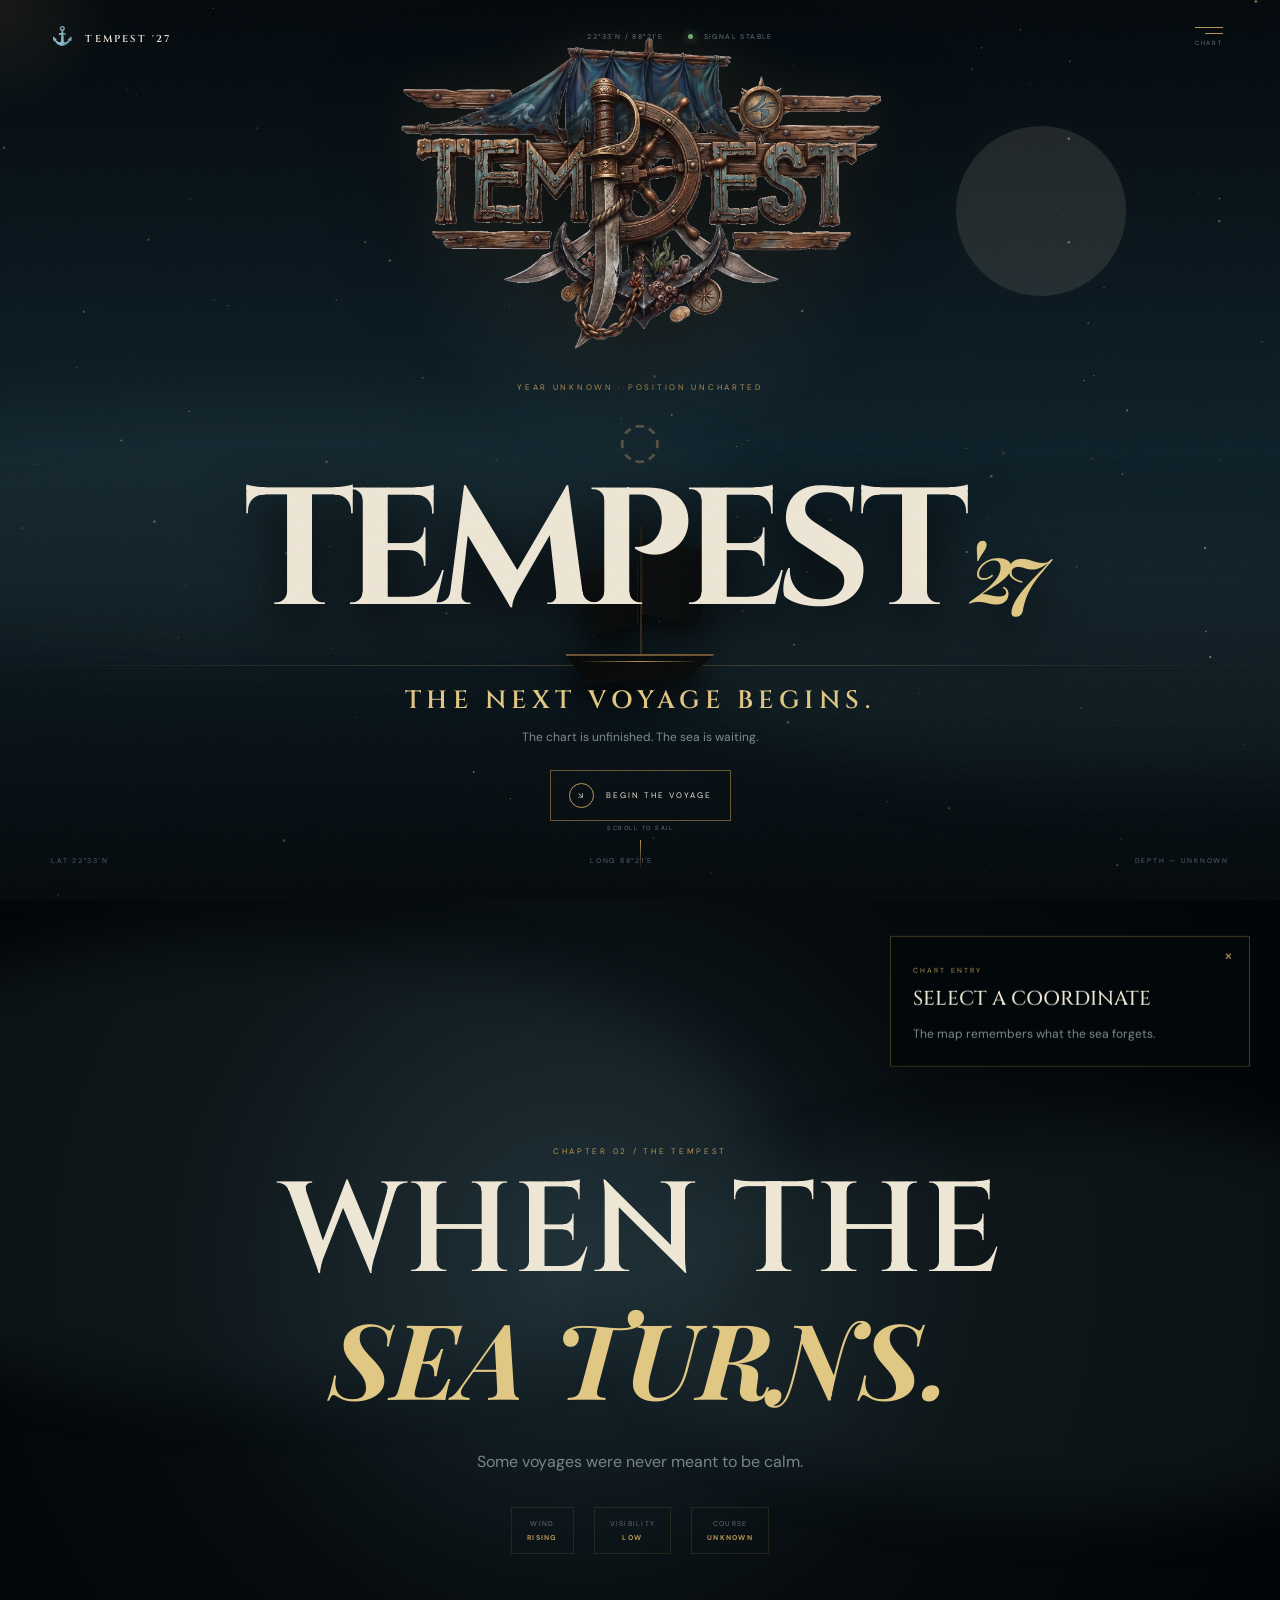
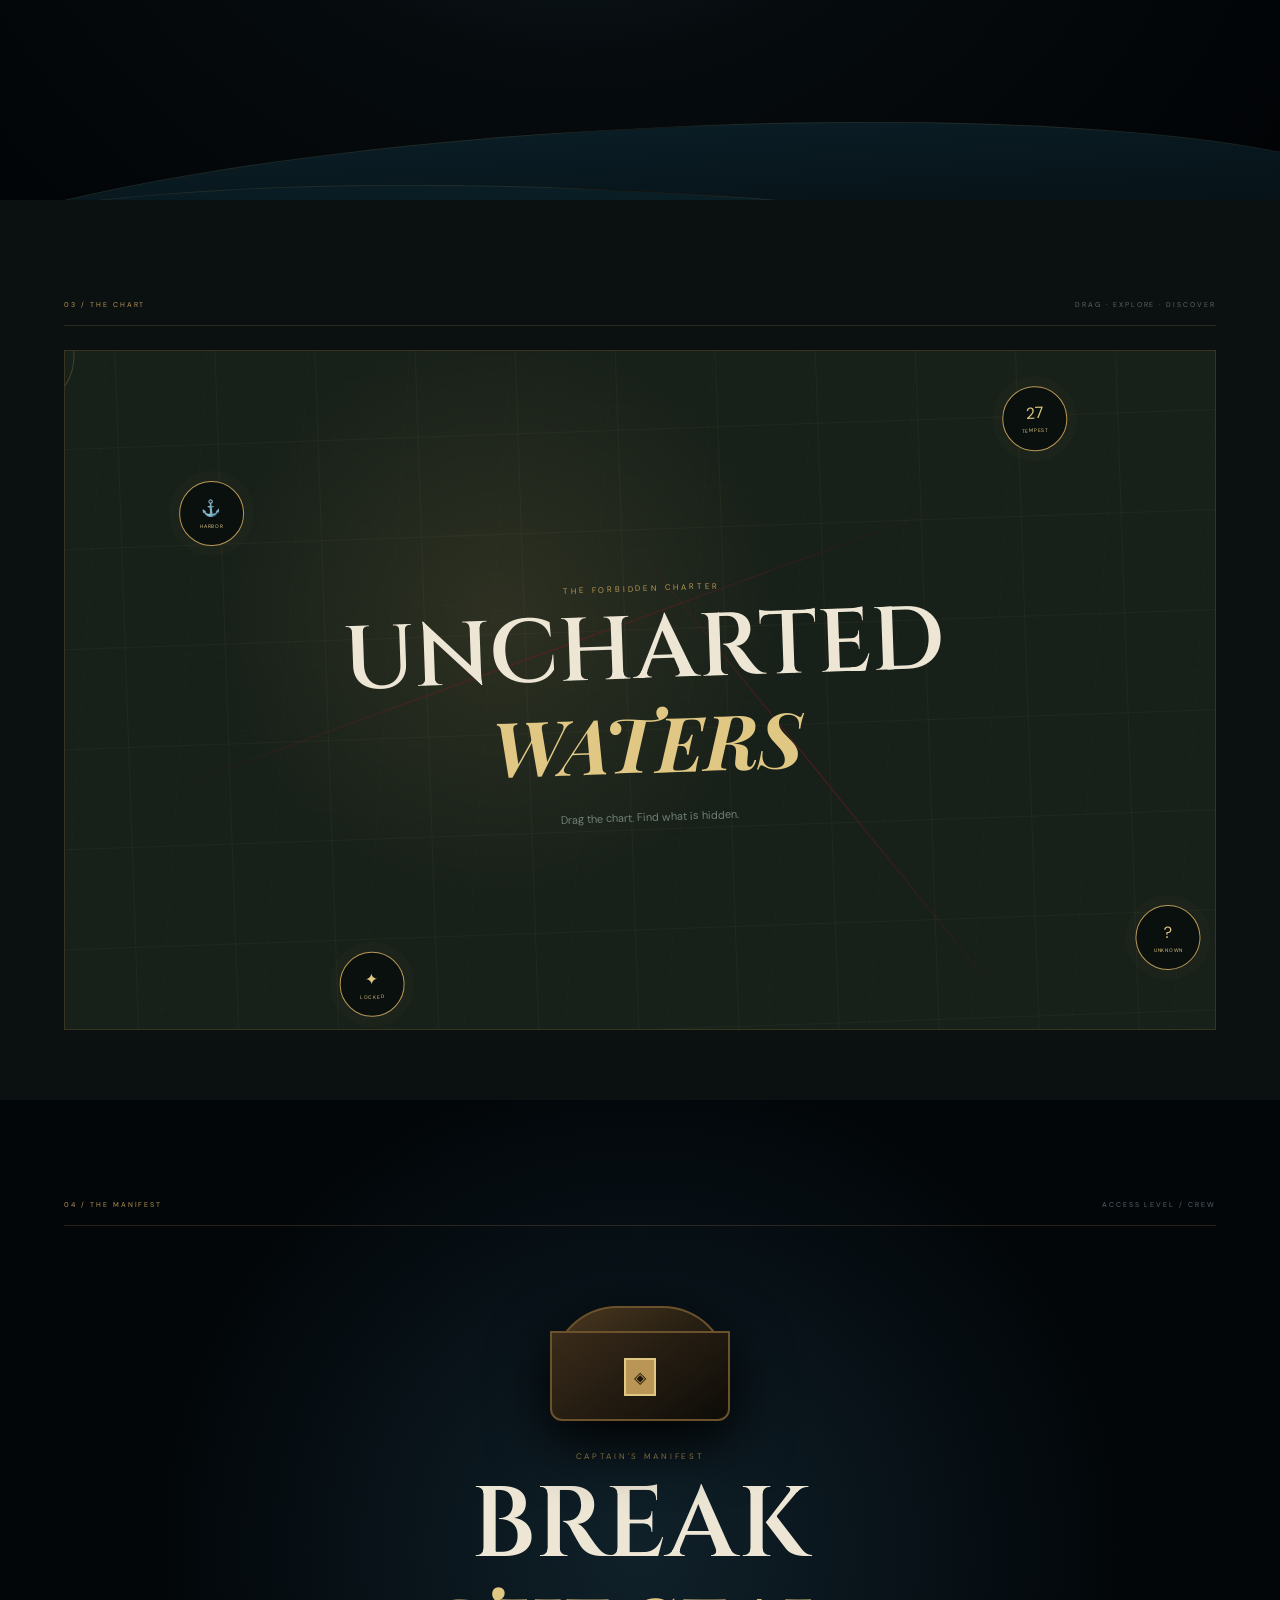
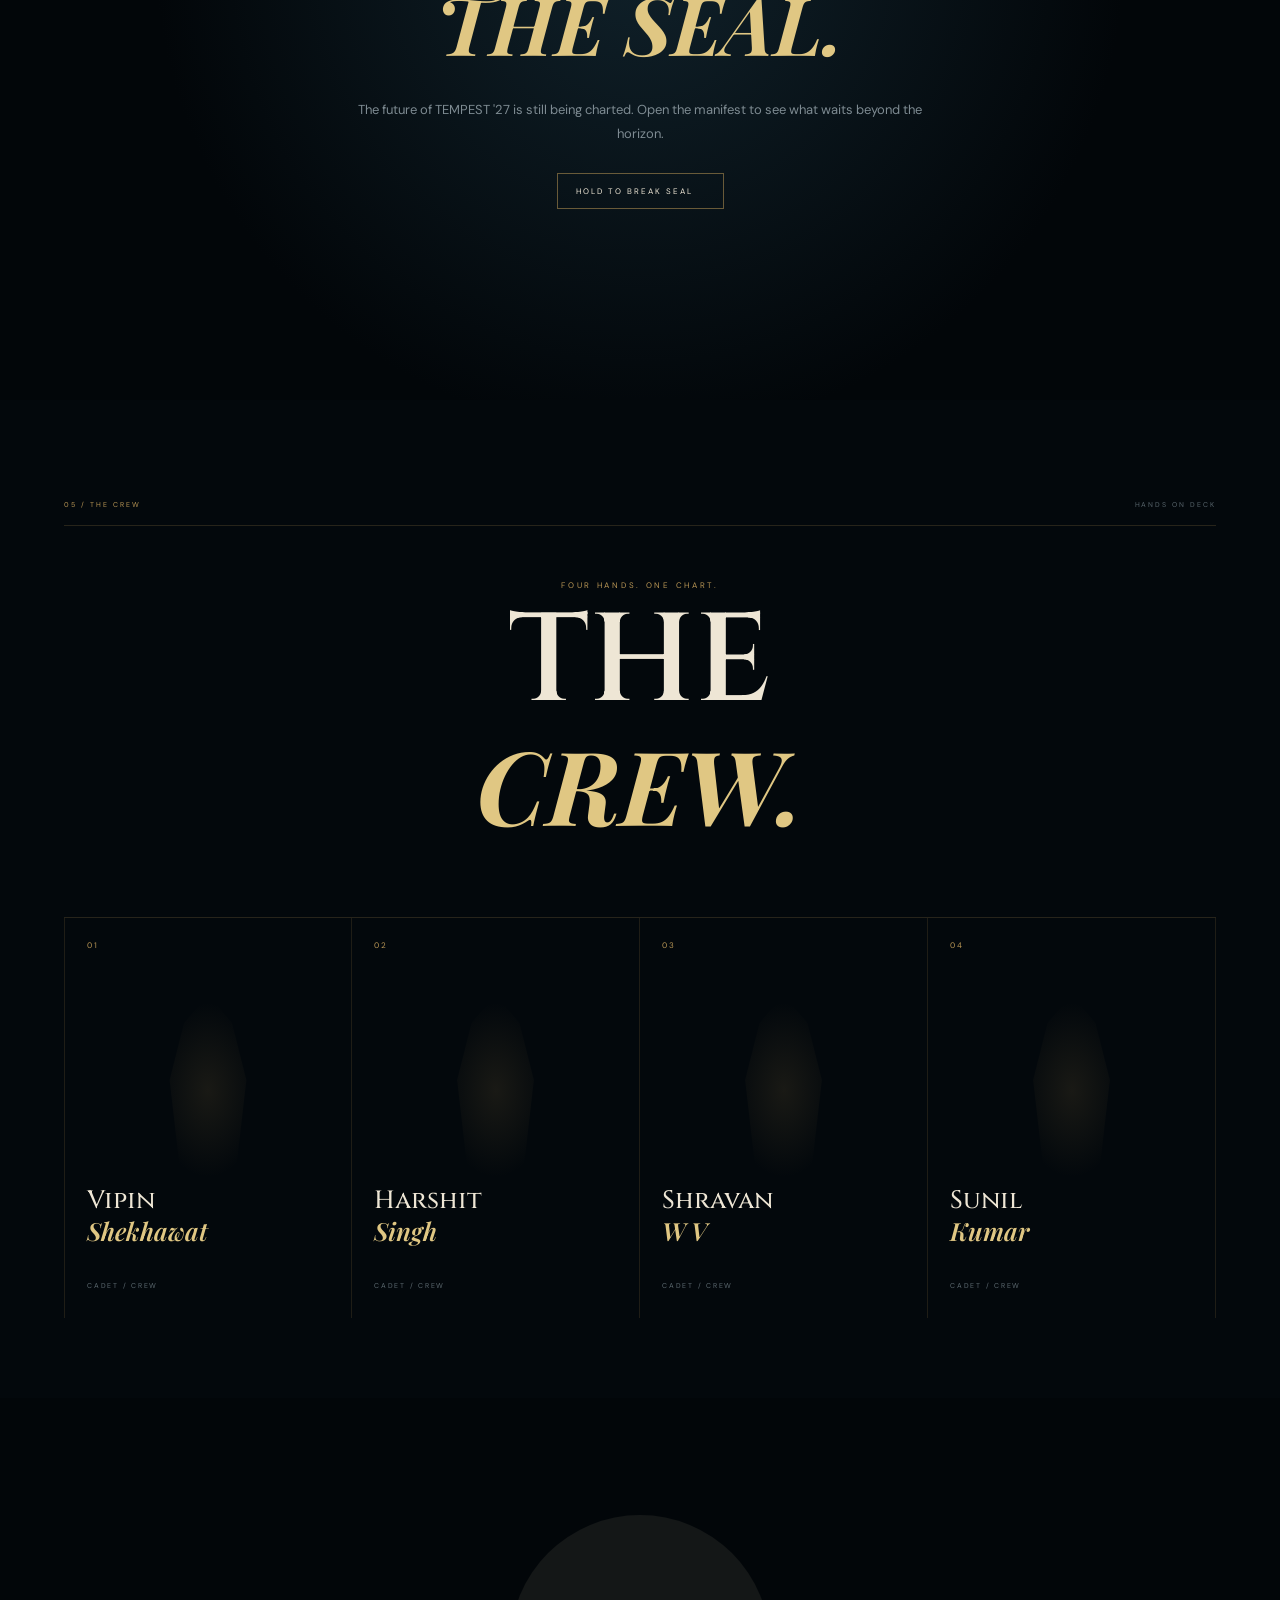
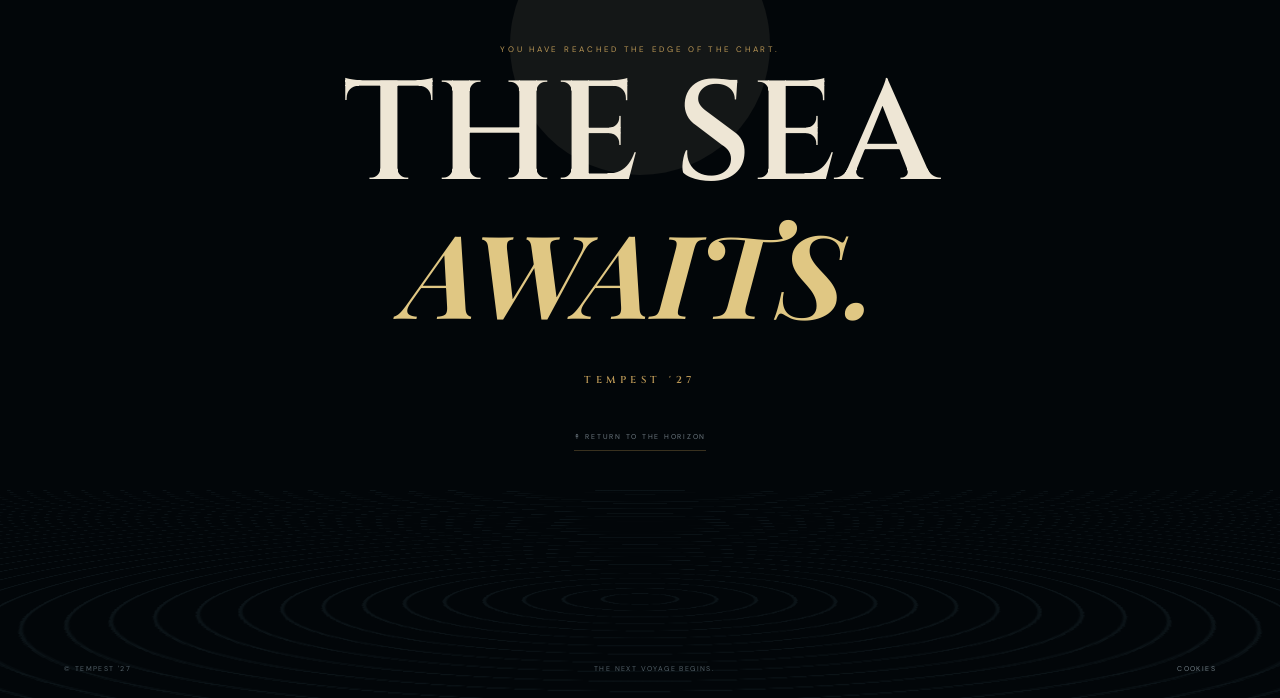
<file: index.html>
<!doctype html>
<html lang="en">
<head>
<meta charset="utf-8">
<meta name="viewport" content="width=device-width,initial-scale=1,viewport-fit=cover">
<meta name="theme-color" content="#020609">
<meta name="description" content="TEMPEST '27 — The Forbidden Charter. An interactive voyage.">
<title>TEMPEST '27 — The Forbidden Charter</title>
<link rel="preconnect" href="https://fonts.googleapis.com">
<link rel="preconnect" href="https://fonts.gstatic.com" crossorigin>
<link href="https://fonts.googleapis.com/css2?family=Cinzel:wght@500;600;700;800;900&family=DM+Sans:wght@400;500;600;700&family=Playfair+Display:ital,wght@600;700&display=swap" rel="stylesheet">
<link rel="stylesheet" href="style.css">
<link rel="preload" as="image" href="tempest-logo.png">
</head>
<body>
<div id="loader" class="loader">
  <div class="loader-top">TEMPEST NAVIGATION SYSTEM</div>
  <div class="loader-logo"><img src="tempest-logo.png" alt="TEMPEST 27" onerror="this.style.display='none'; this.parentElement.classList.add('logo-failed');"></div>
  <div class="loader-core"><span></span></div>
  <div class="loader-readout">
    <span>VESSEL <b>TEMPEST</b></span>
    <span>CHART <b>CLASSIFIED</b></span>
    <span>CREW <b>04</b></span>
    <span>STATUS <b>AT SEA</b></span>
  </div>
  <div class="loader-progress"><i></i></div>
  <small>INITIALISING VOYAGE</small>
</div>

<div class="cursor-glow"></div>
<div class="grain"></div>
<div class="scanlines"></div>
<canvas id="stars"></canvas>

<header class="topbar">
  <a class="brand" href="#sea"><span>⚓</span>TEMPEST '27</a>
  <div class="hud">
    <span id="hudCoord">22°33'N / 88°21'E</span>
    <span class="status"><i></i> SIGNAL STABLE</span>
  </div>
  <button class="menu-trigger" id="menuTrigger"><span></span><span></span><small>CHART</small></button>
</header>

<aside class="nav-drawer" id="navDrawer">
  <button class="drawer-close" id="drawerClose">CLOSE ×</button>
  <div class="drawer-watermark">27</div>
  <p class="eyebrow">THE FORBIDDEN CHARTER</p>
  <nav>
    <a href="#sea">01 <b>THE BLACK SEA</b></a>
    <a href="#tempest">02 <b>THE TEMPEST</b></a>
    <a href="#map">03 <b>THE CHART</b></a>
    <a href="#manifest">04 <b>THE MANIFEST</b></a>
    <a href="#crew">05 <b>THE CREW</b></a>
  </nav>
  <div class="drawer-foot">NO COORDINATES. NO LIMITS.</div>
</aside>

<main>
<section class="sea scene" id="sea">
  <div class="sky"></div>
  <div class="moon"></div>
  <div class="stars"></div>
  <div class="fog fog-a"></div><div class="fog fog-b"></div>
  <div class="horizon"></div>
  <div class="ship" aria-hidden="true">
    <div class="mast"></div><div class="sail sail-a"></div><div class="sail sail-b"></div>
    <div class="hull"></div>
  </div>
  <div class="sea-copy">
    <img class="hero-logo" src="tempest-logo.png" alt="TEMPEST 27">
    <p class="eyebrow reveal">YEAR UNKNOWN · POSITION UNCHARTED</p>
    <div class="sonar">◌</div>
    <h1><span>TEMPEST</span><em>'27</em></h1>
    <div class="title-rule"></div>
    <p class="lead">THE NEXT VOYAGE BEGINS.</p>
    <p class="sub">The chart is unfinished. The sea is waiting.</p>
    <a href="#tempest" class="voyage-btn magnetic"><i>↘</i><span>BEGIN THE VOYAGE</span></a>
  </div>
  <div class="sea-hud"><span>LAT 22°33'N</span><span>LONG 88°21'E</span><span>DEPTH — UNKNOWN</span></div>
  <div class="scroll-cue">SCROLL TO SAIL <i></i></div>
</section>

<section class="storm scene" id="tempest">
  <div class="storm-sky"></div>
  <div class="lightning"></div>
  <div class="storm-cloud cloud-1"></div><div class="storm-cloud cloud-2"></div>
  <div class="storm-copy">
    <p class="eyebrow">CHAPTER 02 / THE TEMPEST</p>
    <h2>WHEN THE<br><em>SEA TURNS.</em></h2>
    <p>Some voyages were never meant to be calm.</p>
    <div class="storm-readout">
      <span>WIND <b>RISING</b></span><span>VISIBILITY <b>LOW</b></span><span>COURSE <b>UNKNOWN</b></span>
    </div>
  </div>
  <div class="wave wave-1"></div><div class="wave wave-2"></div><div class="wave wave-3"></div>
</section>

<section class="chart scene" id="map">
  <div class="section-bar"><span>03 / THE CHART</span><span>DRAG · EXPLORE · DISCOVER</span></div>
  <div class="map-stage" id="mapStage">
    <div class="map-paper">
      <div class="map-grid"></div>
      <div class="compass"><b>N</b><span>✦</span><b>S</b></div>
      <div class="route route1"></div><div class="route route2"></div>
      <button class="map-pin pin-harbor" data-title="THE HARBOR" data-copy="Where every voyage gets its first name.">⚓<small>HARBOR</small></button>
      <button class="map-pin pin-tempest" data-title="THE TEMPEST" data-copy="A destination marked before it was named.">27<small>TEMPEST</small></button>
      <button class="map-pin pin-unknown" data-title="UNKNOWN WATERS" data-copy="There are things on the chart that are not ready to be revealed.">?<small>UNKNOWN</small></button>
      <button class="map-pin pin-dest" data-title="DESTINATION" data-copy="Coordinates locked. The rest of the story is still being written.">✦<small>LOCKED</small></button>
      <div class="map-center">
        <p>THE FORBIDDEN CHARTER</p><h2>UNCHARTED<br><em>WATERS</em></h2><span>Drag the chart. Find what is hidden.</span>
      </div>
      <div class="map-stamp">CLASSIFIED<br><b>27</b></div>
    </div>
  </div>
  <div class="map-info" id="mapInfo"><button id="mapInfoClose">×</button><p>CHART ENTRY</p><h3 id="infoTitle">SELECT A COORDINATE</h3><span id="infoCopy">The map remembers what the sea forgets.</span></div>
</section>

<section class="manifest scene" id="manifest">
  <div class="section-bar"><span>04 / THE MANIFEST</span><span>ACCESS LEVEL / CREW</span></div>
  <div class="chest-wrap">
    <div class="chest" id="chest">
      <div class="chest-lid"></div><div class="chest-body"></div><div class="lock" id="lock">◈</div>
      <div class="chest-glow"></div>
    </div>
    <div class="manifest-copy" id="manifestCopy">
      <p class="eyebrow">CAPTAIN'S MANIFEST</p>
      <h2>BREAK<br><em>THE SEAL.</em></h2>
      <p>The future of TEMPEST '27 is still being charted. Open the manifest to see what waits beyond the horizon.</p>
      <button class="seal-btn magnetic" id="sealBtn"><span>HOLD TO BREAK SEAL</span><i></i></button>
    </div>
  </div>
  <div class="manifest-reveal" id="manifestReveal">
    <div class="reveal-line"></div>
    <p class="eyebrow">MANIFEST UNSEALED</p>
    <div class="manifest-grid">
      <a href="#crew"><span>01</span><b>THE CREW</b><small>Meet the hands on deck.</small></a>
      <a href="#manifest"><span>02</span><b>EVENTS</b><small>To be revealed.</small></a>
      <a href="#manifest"><span>03</span><b>SCHEDULE</b><small>Coordinates locked.</small></a>
      <a href="#manifest"><span>04</span><b>GALLERY</b><small>Memories to come.</small></a>
    </div>
  </div>
</section>

<section class="crew scene" id="crew">
  <div class="section-bar"><span>05 / THE CREW</span><span>HANDS ON DECK</span></div>
  <div class="crew-heading"><p class="eyebrow">FOUR HANDS. ONE CHART.</p><h2>THE<br><em>CREW.</em></h2></div>
  <div class="crew-grid">
    <article><div class="crew-num">01</div><div class="crew-light"></div><h3>Vipin<br><em>Shekhawat</em></h3><small>CADET / CREW</small></article>
    <article><div class="crew-num">02</div><div class="crew-light"></div><h3>Harshit<br><em>Singh</em></h3><small>CADET / CREW</small></article>
    <article><div class="crew-num">03</div><div class="crew-light"></div><h3>Shravan<br><em>W V</em></h3><small>CADET / CREW</small></article>
    <article><div class="crew-num">04</div><div class="crew-light"></div><h3>Sunil<br><em>Kumar</em></h3><small>CADET / CREW</small></article>
  </div>
</section>

<section class="final scene">
  <div class="final-ocean"></div>
  <div class="final-moon"></div>
  <div class="final-copy">
    <p class="eyebrow">YOU HAVE REACHED THE EDGE OF THE CHART.</p>
    <h2>THE SEA<br><em>AWAITS.</em></h2>
    <p>TEMPEST '27</p>
    <a href="#sea" class="back-btn">↟ RETURN TO THE HORIZON</a>
  </div>
  <footer><span>© TEMPEST '27</span><span>THE NEXT VOYAGE BEGINS.</span><a href="cookies.html">COOKIES</a></footer>
</section>
</main>
<script src="script.js"></script>
</body>
</html>
</file>
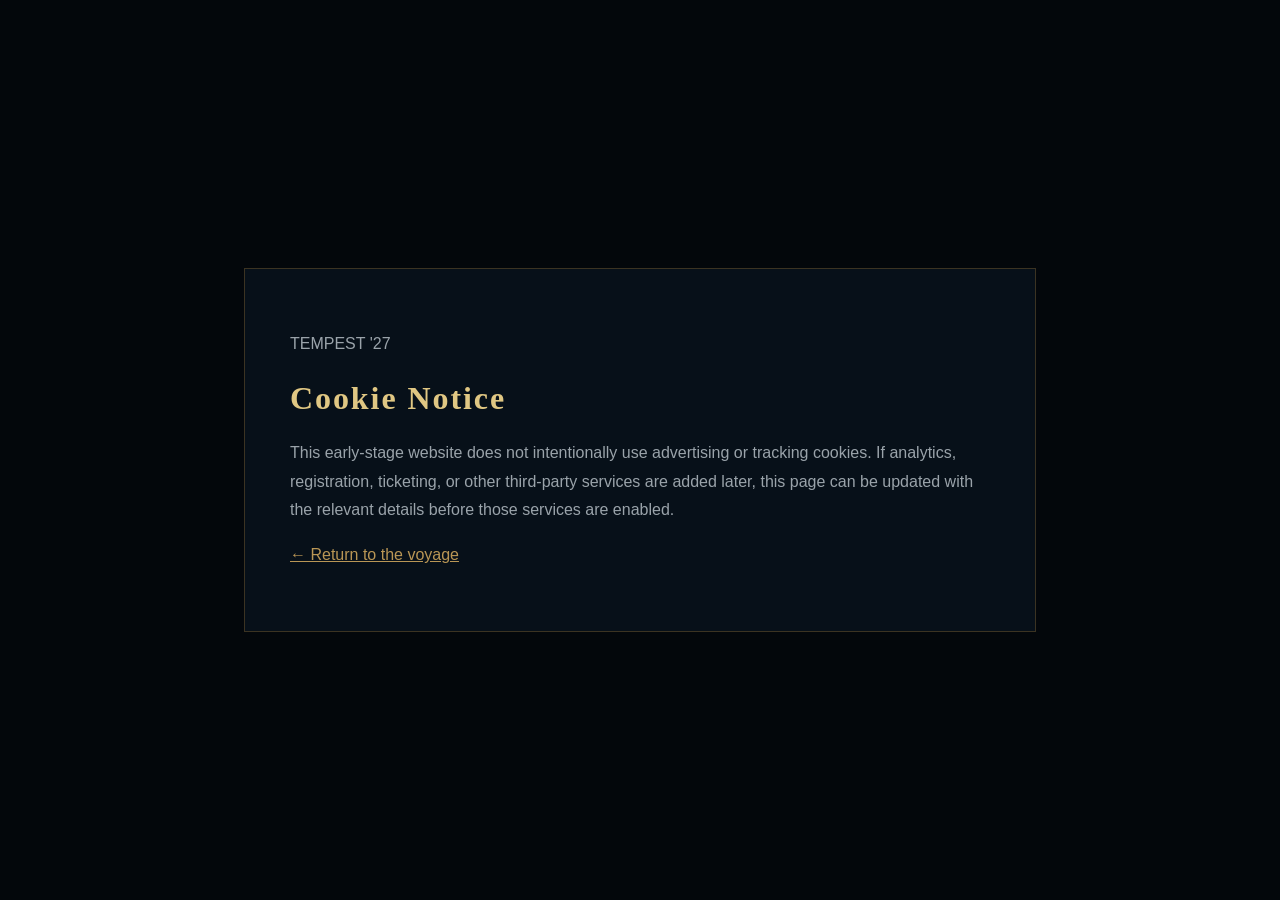
<file: cookies.html>
<!doctype html>
<html lang="en">
<head><meta charset="utf-8"><meta name="viewport" content="width=device-width,initial-scale=1"><title>TEMPEST '27 — Cookies</title>
<style>
body{margin:0;background:#03070b;color:#eee5d5;font-family:Arial,sans-serif;display:grid;place-items:center;min-height:100vh;padding:30px;box-sizing:border-box}
main{max-width:700px;border:1px solid #3b3322;padding:45px;background:#071019}h1{font-family:Georgia,serif;color:#e0c783;letter-spacing:.06em}p{color:#9aa3aa;line-height:1.8}a{color:#b99655}
</style></head>
<body><main><p>TEMPEST '27</p><h1>Cookie Notice</h1><p>This early-stage website does not intentionally use advertising or tracking cookies. If analytics, registration, ticketing, or other third-party services are added later, this page can be updated with the relevant details before those services are enabled.</p><p><a href="index.html">← Return to the voyage</a></p></main></body>
</html>
</file>
<file: style.css>
*{box-sizing:border-box}html{scroll-behavior:smooth}body{margin:0;background:#020609;color:#eee6d5;font-family:"DM Sans",sans-serif;overflow-x:hidden}a{color:inherit;text-decoration:none}button{font:inherit}::selection{background:#b99655;color:#020609}
:root{--black:#020609;--navy:#07151d;--navy2:#0b2029;--gold:#b99655;--gold2:#e0c783;--cream:#eee6d5;--muted:#74818a;--crimson:#7d1723;--red:#b92332}
.loader-logo{width:min(420px,82vw);height:min(260px,30vh);margin:0 auto -8px;position:relative;z-index:12;display:grid;place-items:center;animation:logoFloat 3s ease-in-out infinite}.loader-logo img{width:100%;height:100%;object-fit:contain;display:block;opacity:1;visibility:visible;filter:drop-shadow(0 0 24px rgba(185,150,85,.22)) drop-shadow(0 14px 35px rgba(0,0,0,.7))}.loader{position:fixed;inset:0;background:#010406;z-index:1000;display:grid;place-content:center;text-align:center;transition:opacity 1s,visibility 1s}.loaded .loader{opacity:0;visibility:hidden;pointer-events:none}.loader-top{font:8px "DM Sans";letter-spacing:.4em;color:#76828a}.loader-core{width:100px;height:100px;border:1px solid rgba(185,150,85,.3);border-radius:50%;margin:30px auto;display:grid;place-items:center;position:relative}.loader-core:before,.loader-core:after{content:"";position:absolute;background:var(--gold);opacity:.4}.loader-core:before{height:1px;width:130px}.loader-core:after{width:1px;height:130px}.loader-core span{width:8px;height:8px;border-radius:50%;background:var(--gold);box-shadow:0 0 30px var(--gold);animation:pulse 1.4s infinite}.loader-readout{display:grid;grid-template-columns:repeat(4,1fr);gap:18px;font-size:7px;letter-spacing:.2em;color:#52616a}.loader-readout b{display:block;color:var(--gold2);margin-top:8px;font-weight:500}.loader-progress{width:280px;height:1px;background:#15232a;margin:30px auto 10px;overflow:hidden}.loader-progress i{display:block;width:40%;height:100%;background:var(--gold);animation:loading 1.5s infinite}.loader small{font-size:7px;letter-spacing:.28em;color:#65717a}
.grain{position:fixed;inset:0;z-index:90;pointer-events:none;opacity:.045;background-image:url("data:image/svg+xml,%3Csvg xmlns='http://www.w3.org/2000/svg' width='150' height='150'%3E%3Cfilter id='x'%3E%3CfeTurbulence type='fractalNoise' baseFrequency='.8' numOctaves='3' stitchTiles='stitch'/%3E%3C/filter%3E%3Crect width='100%25' height='100%25' filter='url(%23x)'/%3E%3C/svg%3E")}.scanlines{position:fixed;inset:0;z-index:89;pointer-events:none;opacity:.04;background:repeating-linear-gradient(0deg,transparent 0 3px,#d9c89d 4px);mix-blend-mode:overlay}#stars{position:fixed;inset:0;z-index:2;pointer-events:none}.cursor-glow{position:fixed;z-index:95;width:250px;height:250px;border-radius:50%;pointer-events:none;background:radial-gradient(circle,rgba(185,150,85,.11),transparent 65%);transform:translate(-50%,-50%);mix-blend-mode:screen}
.topbar{position:fixed;z-index:80;top:0;left:0;right:0;padding:24px 4vw;display:flex;align-items:center;justify-content:space-between}.brand{font:600 10px "Cinzel";letter-spacing:.22em}.brand span{color:var(--gold);font-size:18px;margin-right:10px}.hud{display:flex;gap:25px;color:#66747c;font-size:7px;letter-spacing:.2em}.status i{display:inline-block;width:5px;height:5px;border-radius:50%;background:#76a66e;box-shadow:0 0 9px #76a66e;margin-right:7px}.menu-trigger{background:none;border:0;color:var(--cream);display:grid;justify-items:end;gap:5px;cursor:pointer}.menu-trigger span{width:28px;height:1px;background:var(--gold)}.menu-trigger span:nth-child(2){width:18px}.menu-trigger small{font-size:6px;letter-spacing:.3em;color:#69757c}
.nav-drawer{position:fixed;inset:0;z-index:200;background:radial-gradient(circle at 70% 40%,#142b34,#020609 65%);transform:translateY(-105%);transition:transform .8s cubic-bezier(.7,0,.2,1);padding:12vh 9vw;display:flex;flex-direction:column;justify-content:center}.nav-drawer.open{transform:none}.drawer-close{position:absolute;right:5vw;top:28px;background:none;border:0;color:var(--gold);font-size:9px;letter-spacing:.25em}.drawer-watermark{position:absolute;right:0;bottom:-12vw;font:900 55vw "Cinzel";color:rgba(185,150,85,.025)}.nav-drawer nav{display:grid;gap:20px;position:relative;z-index:2}.nav-drawer nav a{font:500 clamp(35px,6vw,78px) "Cinzel";color:#617079;transition:.3s}.nav-drawer nav a:hover{color:var(--cream);transform:translateX(15px)}.nav-drawer nav b{font-weight:500;color:var(--cream)}.eyebrow{font-size:8px;letter-spacing:.34em;color:var(--gold);margin:0}.drawer-foot{position:absolute;bottom:30px;color:#526068;font-size:7px;letter-spacing:.3em}

.scene{min-height:100svh;position:relative;overflow:hidden}.sea{display:grid;place-items:center;background:linear-gradient(#02070b 0%,#0a1820 48%,#020609 100%)}.sky{position:absolute;inset:0;background:radial-gradient(circle at 50% 28%,rgba(120,156,169,.15),transparent 26%),linear-gradient(180deg,#02070b,#0c1e27 50%,#03080b)}.moon{position:absolute;right:12%;top:14%;width:170px;height:170px;border-radius:50%;background:#d7ccb0;opacity:.12;box-shadow:0 0 90px rgba(224,199,131,.12)}.stars{position:absolute;inset:0}.fog{position:absolute;width:80vw;height:20vw;background:rgba(130,160,168,.06);filter:blur(35px);border-radius:50%}.fog-a{top:45%;left:-20%;animation:fog 20s infinite alternate}.fog-b{top:58%;right:-30%;animation:fog 27s infinite alternate-reverse}.horizon{position:absolute;bottom:26%;left:0;right:0;height:1px;background:linear-gradient(90deg,transparent,rgba(185,150,85,.35),transparent);box-shadow:0 0 45px rgba(185,150,85,.18)}
.ship{position:absolute;z-index:4;left:50%;bottom:24%;width:170px;height:150px;transform:translateX(-50%);filter:drop-shadow(0 15px 15px #000);animation:ship 4s ease-in-out infinite}.mast{position:absolute;width:2px;height:140px;background:#342c20;left:50%;bottom:18px}.sail{position:absolute;background:linear-gradient(135deg,#171918,#090c0d);border:1px solid rgba(185,150,85,.15);opacity:.85}.sail-a{width:70px;height:88px;left:51%;top:5px;clip-path:polygon(0 0,100% 15%,80% 100%,0 85%)}.sail-b{width:58px;height:74px;right:51%;top:28px;clip-path:polygon(100% 0,0 15%,20% 100%,100% 85%)}.hull{position:absolute;bottom:0;left:10px;width:150px;height:30px;background:#080a09;clip-path:polygon(0 0,100% 0,83% 75%,15% 100%);border-top:2px solid #6f5732}.hero-logo{display:block;position:relative;z-index:30;width:min(700px,86vw);height:auto;max-height:38vh;object-fit:contain;margin:0 auto 5px;filter:drop-shadow(0 20px 45px rgba(0,0,0,.75)) drop-shadow(0 0 18px rgba(185,150,85,.12));animation:heroLogoFloat 6s ease-in-out infinite}.sea-copy{position:relative;z-index:10;text-align:center;margin-top:-5vh}.sea-copy .sonar{font-size:50px;color:rgba(185,150,85,.4);margin:15px auto;animation:spin 12s linear infinite}.sea-copy h1{font:700 clamp(70px,13vw,170px)/.8 "Cinzel";letter-spacing:-.07em;margin:0;text-shadow:0 20px 50px #000}.sea-copy h1 span{color:var(--cream)}.sea-copy h1 em{font:italic 600 .52em "Playfair Display";color:var(--gold2);margin-left:.06em}.title-rule{height:1px;width:120px;background:linear-gradient(90deg,transparent,var(--gold),transparent);margin:35px auto 22px}.lead{font:600 clamp(15px,2vw,25px) "Cinzel";letter-spacing:.22em;color:var(--gold2);margin:0}.sub{color:#7e8a91;font-size:12px;margin:12px 0 25px}.voyage-btn,.seal-btn{display:inline-flex;align-items:center;gap:12px;background:none;border:1px solid rgba(185,150,85,.55);color:var(--cream);padding:12px 18px;font-size:8px;letter-spacing:.25em;cursor:pointer;transition:.3s}.voyage-btn i{display:grid;place-items:center;width:25px;height:25px;border:1px solid var(--gold);border-radius:50%;font-style:normal}.voyage-btn:hover,.seal-btn:hover{background:var(--gold);color:#020609}.sea-hud{position:absolute;z-index:10;left:4vw;right:4vw;bottom:35px;display:flex;justify-content:space-between;font-size:7px;color:#53616a;letter-spacing:.25em}.scroll-cue{position:absolute;bottom:30px;left:50%;transform:translateX(-50%);font-size:6px;letter-spacing:.25em;color:#68757c;display:grid;justify-items:center;gap:8px}.scroll-cue i{width:1px;height:30px;background:linear-gradient(var(--gold),transparent)}

.storm{background:#03070a;display:grid;place-items:center}.storm-sky{position:absolute;inset:0;background:radial-gradient(circle at 45% 40%,#1a2a31,#060b0e 45%,#010305)}.storm-cloud{position:absolute;border-radius:50%;filter:blur(30px);background:rgba(70,95,103,.15)}.cloud-1{width:80vw;height:35vw;top:5%;left:-20%}.cloud-2{width:70vw;height:30vw;right:-20%;top:25%}.storm-copy{position:relative;z-index:8;text-align:center}.storm-copy h2{font:600 clamp(60px,10vw,135px)/.82 "Cinzel";margin:25px 0}.storm-copy h2 em{font:italic 700 .82em "Playfair Display";color:var(--gold2)}.storm-copy>p:last-of-type{color:#77858d}.storm-readout{display:flex;gap:20px;justify-content:center;margin-top:35px}.storm-readout span{border:1px solid rgba(185,150,85,.15);padding:11px 15px;font-size:7px;color:#637078;letter-spacing:.18em}.storm-readout b{display:block;color:var(--gold);margin-top:5px}.lightning{position:absolute;inset:0;opacity:0;background:linear-gradient(110deg,transparent 45%,rgba(230,230,210,.75) 48%,transparent 51%);clip-path:polygon(60% 0,53% 34%,66% 34%,49% 62%,54% 62%,35% 100%,45% 55%,32% 55%,50% 25%,43% 25%);animation:flash 6s infinite}.wave{position:absolute;left:-10%;right:-10%;height:28vh;border-radius:50% 50% 0 0;background:linear-gradient(rgba(11,31,39,.9),#020609);border-top:1px solid rgba(185,150,85,.12)}.wave-1{bottom:-20vh;transform:rotate(-3deg);animation:wave 7s ease-in-out infinite}.wave-2{bottom:-27vh;transform:rotate(3deg);animation:wave 9s ease-in-out infinite reverse}.wave-3{bottom:-35vh;animation:wave 12s ease-in-out infinite}

.chart{background:#0b1110;padding:110px 5vw 80px}.section-bar{position:absolute;z-index:15;top:100px;left:5vw;right:5vw;display:flex;justify-content:space-between;border-bottom:1px solid rgba(185,150,85,.2);padding-bottom:16px;font-size:7px;letter-spacing:.28em;color:var(--gold)}.section-bar span:last-child{color:#59666d}.map-stage{position:absolute;inset:150px 5vw 70px;overflow:hidden;cursor:grab;border:1px solid rgba(185,150,85,.22);background:#121914;box-shadow:inset 0 0 100px #000}.map-stage.dragging{cursor:grabbing}.map-paper{position:absolute;width:125%;height:140%;left:-12%;top:-18%;background:#172019;transform:rotate(-2deg);transition:transform .15s ease-out;overflow:hidden;box-shadow:0 30px 80px #000}.map-paper:before{content:"";position:absolute;inset:0;background:radial-gradient(circle at 40% 40%,rgba(185,150,85,.14),transparent 28%),repeating-linear-gradient(7deg,transparent 0 70px,rgba(185,150,85,.035) 71px),repeating-linear-gradient(96deg,transparent 0 100px,rgba(185,150,85,.03) 101px)}.map-grid{position:absolute;inset:0;background-image:linear-gradient(rgba(185,150,85,.06) 1px,transparent 1px),linear-gradient(90deg,rgba(185,150,85,.06) 1px,transparent 1px);background-size:100px 100px}.compass{position:absolute;top:50px;left:50px;width:110px;height:110px;border:1px solid rgba(185,150,85,.3);border-radius:50%;display:grid;place-content:center;text-align:center;color:var(--gold);font-size:10px}.compass span{font-size:30px}.route{position:absolute;height:1px;background:linear-gradient(90deg,transparent,var(--crimson),transparent);transform-origin:left;opacity:.65}.route1{width:60%;left:15%;top:58%;transform:rotate(-18deg)}.route2{width:45%;left:48%;top:30%;transform:rotate(53deg)}.map-center{position:absolute;inset:0;display:grid;place-content:center;text-align:center;pointer-events:none}.map-center p{font-size:8px;letter-spacing:.35em;color:var(--gold);margin:0}.map-center h2{font:600 clamp(45px,7vw,90px)/.9 "Cinzel";margin:18px 0}.map-center h2 em{font:italic 700 .85em "Playfair Display";color:var(--gold2)}.map-center span{color:#718078;font-size:11px}.map-pin{position:absolute;z-index:5;width:65px;height:65px;border:1px solid var(--gold);border-radius:50%;background:rgba(8,13,11,.86);color:var(--gold2);display:grid;place-content:center;cursor:pointer;box-shadow:0 0 0 10px rgba(185,150,85,.025);transition:.3s}.map-pin:hover{background:var(--gold);color:#020609;transform:scale(1.15)}.map-pin small{font-size:5px;letter-spacing:.15em;margin-top:4px;color:inherit}.pin-harbor{left:18%;top:25%}.pin-tempest{right:20%;top:18%}.pin-unknown{right:12%;bottom:20%}.pin-dest{left:28%;bottom:18%}.map-stamp{position:absolute;right:40px;bottom:35px;border:1px solid rgba(125,23,35,.6);color:#8e414a;padding:15px;text-align:center;font:700 8px/1.2 "Cinzel";letter-spacing:.2em;transform:rotate(-8deg)}.map-stamp b{font-size:25px}.map-info{position:fixed;z-index:120;right:30px;bottom:30px;width:min(360px,88vw);padding:22px;background:rgba(3,8,10,.94);border:1px solid rgba(185,150,85,.35);transform:translateY(150%);transition:.5s;backdrop-filter:blur(15px)}.map-info.show{transform:none}.map-info button{position:absolute;right:10px;top:7px;background:none;border:0;color:var(--gold);cursor:pointer}.map-info p{font-size:7px;letter-spacing:.3em;color:var(--gold)}.map-info h3{font:500 20px "Cinzel";margin:10px 0}.map-info span{color:#7f8a91;font-size:12px;line-height:1.6}

.manifest{background:radial-gradient(circle at 50% 50%,#10212a,#020609 62%);display:grid;place-items:center}.chest-wrap{position:relative;z-index:5;text-align:center}.chest{width:180px;height:130px;margin:0 auto 30px;position:relative;filter:drop-shadow(0 20px 30px #000)}.chest-body{position:absolute;bottom:0;left:0;right:0;height:90px;background:linear-gradient(145deg,#3a2b1a,#0d0c08);border:2px solid #6b512c;border-radius:0 0 12px 12px}.chest-lid{position:absolute;left:2px;right:2px;top:15px;height:65px;border:2px solid #6b512c;border-bottom:0;background:linear-gradient(145deg,#4b3820,#11100a);border-radius:80px 80px 0 0;transform-origin:bottom;transition:1s}.chest.open .chest-lid{transform:rotateX(105deg);top:0}.lock{position:absolute;z-index:4;left:50%;top:67px;transform:translateX(-50%);width:32px;height:38px;background:#b99655;color:#20180b;display:grid;place-items:center;border:2px solid #e0c783;transition:.4s}.chest.open .lock{opacity:0;transform:translate(-50%,-30px) rotate(25deg)}.chest-glow{position:absolute;inset:-50px;background:radial-gradient(circle,rgba(185,150,85,.16),transparent 60%);z-index:-1;opacity:0;transition:1s}.chest.open .chest-glow{opacity:1}.manifest-copy{max-width:600px}.manifest-copy h2{font:600 clamp(50px,8vw,100px)/.86 "Cinzel";margin:22px 0}.manifest-copy h2 em{font:italic 700 .8em "Playfair Display";color:var(--gold2)}.manifest-copy>p:not(.eyebrow){color:#7e8b92;line-height:1.8;font-size:13px}.seal-btn{margin-top:15px}.seal-btn i{display:block;width:0;height:2px;background:var(--gold);transition:width .1s}.seal-btn.holding i{width:100%}.manifest-reveal{position:absolute;inset:0;z-index:20;background:rgba(3,8,10,.96);display:grid;align-content:center;padding:10vw;opacity:0;pointer-events:none;transition:.8s}.manifest-reveal.show{opacity:1;pointer-events:auto}.reveal-line{width:100%;height:1px;background:var(--gold);margin-bottom:30px}.manifest-grid{display:grid;grid-template-columns:repeat(4,1fr);margin-top:35px;border-top:1px solid rgba(185,150,85,.2)}.manifest-grid a{padding:28px 18px;border-right:1px solid rgba(185,150,85,.15);transition:.3s}.manifest-grid a:hover{background:rgba(185,150,85,.05);transform:translateY(-5px)}.manifest-grid span{font-size:7px;color:var(--gold)}.manifest-grid b{display:block;font:500 20px "Cinzel";margin:18px 0 8px}.manifest-grid small{color:#748087;font-size:10px}

.crew{background:#03080c;padding:110px 5vw 80px}.crew-heading{text-align:center;margin:70px 0 65px}.crew-heading h2{font:600 clamp(60px,10vw,125px)/.82 "Cinzel";margin:22px 0}.crew-heading h2 em{font:italic 700 .82em "Playfair Display";color:var(--gold2)}.crew-grid{display:grid;grid-template-columns:repeat(4,1fr);max-width:1250px;margin:auto;border-top:1px solid rgba(185,150,85,.2)}.crew-grid article{height:400px;border-right:1px solid rgba(185,150,85,.15);position:relative;overflow:hidden;padding:22px;transition:.5s}.crew-grid article:first-child{border-left:1px solid rgba(185,150,85,.15)}.crew-grid article:before{content:"";position:absolute;inset:0;background:radial-gradient(circle at var(--mx,50%) var(--my,40%),rgba(185,150,85,.14),transparent 35%);opacity:0;transition:.3s}.crew-grid article:hover:before{opacity:1}.crew-num{font-size:8px;color:var(--gold);letter-spacing:.25em}.crew-light{position:absolute;left:50%;top:43%;width:120px;height:190px;transform:translate(-50%,-50%);background:radial-gradient(ellipse,rgba(185,150,85,.12),transparent 65%);clip-path:polygon(50% 0,70% 15%,82% 45%,72% 100%,28% 100%,18% 45%,30% 15%);transition:.5s}.crew-grid article:hover .crew-light{transform:translate(-50%,-50%) scale(1.15);filter:brightness(1.6)}.crew-grid h3{position:absolute;left:22px;bottom:70px;margin:0;font:500 25px/1.05 "Cinzel"}.crew-grid h3 em{font:italic 600 1em "Playfair Display";color:var(--gold2)}.crew-grid small{position:absolute;bottom:28px;left:22px;font-size:7px;letter-spacing:.25em;color:#5e6b72}

.final{display:grid;place-items:center;background:#020609}.final-ocean{position:absolute;inset:58% -20% -20%;background:repeating-radial-gradient(ellipse at center,transparent 0 25px,rgba(100,145,157,.09) 26px 28px);transform:perspective(500px) rotateX(62deg) scale(1.4);animation:water 12s linear infinite}.final-moon{position:absolute;width:260px;height:260px;border-radius:50%;background:#e0d6b9;opacity:.08;top:13%;left:50%;transform:translateX(-50%);box-shadow:0 0 120px rgba(224,199,131,.1)}.final-copy{position:relative;z-index:5;text-align:center}.final-copy h2{font:600 clamp(65px,11vw,150px)/.82 "Cinzel";margin:25px 0}.final-copy h2 em{font:italic 700 .82em "Playfair Display";color:var(--gold2)}.final-copy>p:last-of-type{font:600 10px "Cinzel";letter-spacing:.45em;color:var(--gold)}.back-btn{display:inline-block;margin-top:35px;color:#6d7880;font-size:7px;letter-spacing:.25em;border-bottom:1px solid rgba(185,150,85,.3);padding-bottom:9px}.final footer{position:absolute;z-index:5;bottom:25px;left:5vw;right:5vw;display:flex;justify-content:space-between;color:#536068;font-size:7px;letter-spacing:.2em}.final footer a{color:#6e7a81}

@keyframes loading{to{transform:translateX(300%)}}@keyframes logoFloat{0%,100%{transform:translateY(0) scale(1)}50%{transform:translateY(-5px) scale(1.015)}}@keyframes heroLogoFloat{0%,100%{transform:translateY(0) rotate(0deg)}50%{transform:translateY(-7px) rotate(.4deg)}}@keyframes pulse{50%{box-shadow:0 0 45px var(--gold);opacity:.5}}@keyframes spin{to{transform:rotate(360deg)}}@keyframes fog{to{transform:translateX(25vw)}}@keyframes ship{50%{transform:translate(-50%,-10px) rotate(1deg)}}@keyframes flash{0%,45%,48%,100%{opacity:0}46%{opacity:.8}}@keyframes wave{50%{transform:translateX(3%) rotate(-2deg)}}@keyframes water{to{background-position:0 180px}}

@media(max-width:800px){.hud{display:none}.loader-readout{grid-template-columns:1fr 1fr}.sea-copy h1{font-size:18vw}.ship{bottom:25%}.sea-hud{display:none}.section-bar{top:90px}.chart{min-height:100svh}.map-stage{inset:135px 3vw 45px}.map-paper{width:160%;height:160%;left:-30%;top:-30%}.map-center h2{font-size:50px}.map-pin{transform:scale(.8)}.map-pin:hover{transform:scale(.9)}.manifest-grid{grid-template-columns:1fr 1fr}.crew-grid{grid-template-columns:1fr 1fr}.crew-grid article{height:320px}.final footer{flex-direction:column;gap:10px;text-align:center}.cursor-glow{display:none}}
@media(max-width:520px){.topbar{padding:18px 5vw}.brand{font-size:8px}.sea-copy{margin-top:-12vh}.sea-copy .sonar{font-size:38px}.lead{font-size:12px}.sub{font-size:10px}.storm-copy h2{font-size:54px}.storm-readout{gap:6px}.storm-readout span{padding:9px 6px;font-size:5px}.map-center h2{font-size:40px}.map-center span{font-size:9px}.compass{width:70px;height:70px;top:25px;left:25px}.map-pin{width:52px;height:52px}.pin-harbor{left:8%;top:24%}.pin-tempest{right:9%;top:16%}.pin-unknown{right:8%;bottom:20%}.pin-dest{left:15%;bottom:17%}.manifest-copy h2{font-size:55px}.manifest-reveal{padding:18vw 7vw}.manifest-grid{grid-template-columns:1fr}.manifest-grid a{border-right:0;border-bottom:1px solid rgba(185,150,85,.12);padding:16px}.crew-grid{grid-template-columns:1fr}.crew-grid article{height:260px}.crew-grid h3{font-size:22px}.nav-drawer{padding:20vh 8vw}.nav-drawer nav a{font-size:32px}}
@media(prefers-reduced-motion:reduce){*{animation-duration:.001ms!important;scroll-behavior:auto!important}}

@media(max-width:600px){.hero-logo{width:min(94vw,620px);max-height:34vh;margin-bottom:10px}.loader-logo{width:min(92vw,430px);height:min(250px,28vh)}}
</file>
